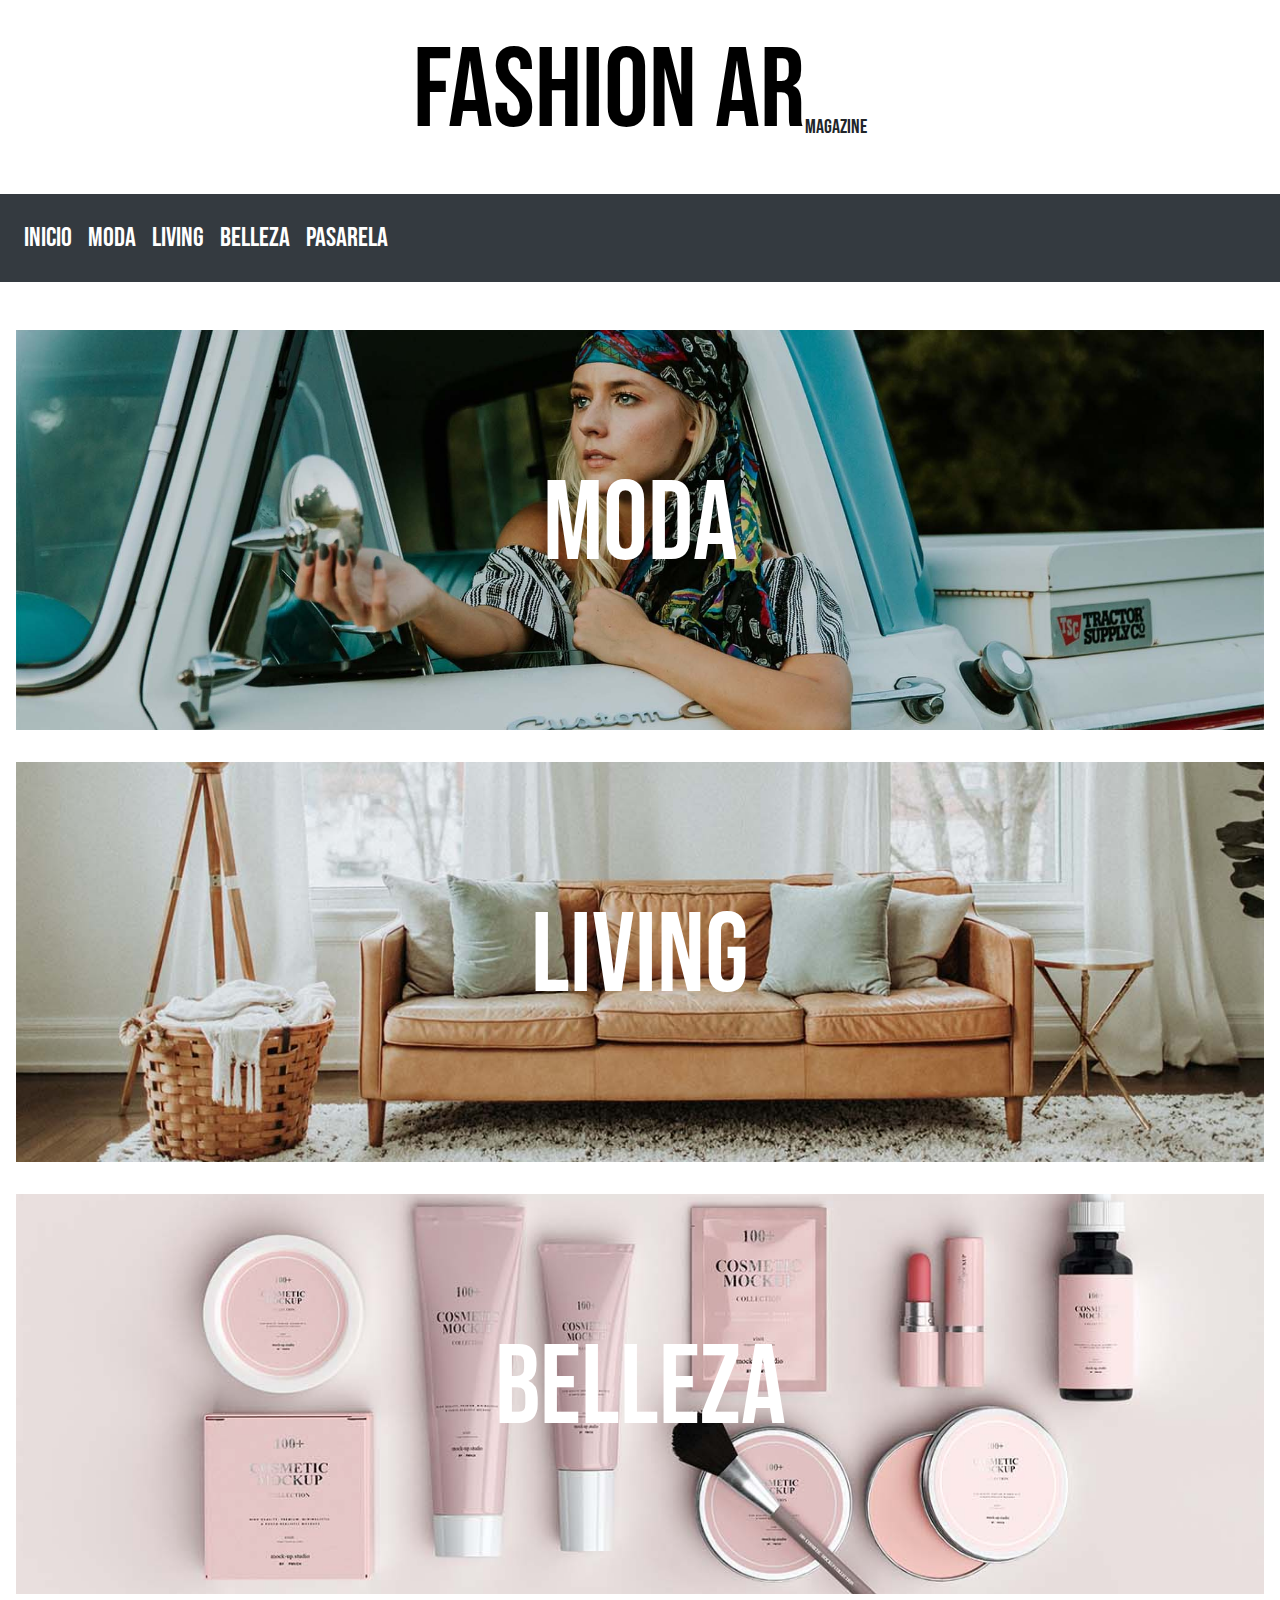
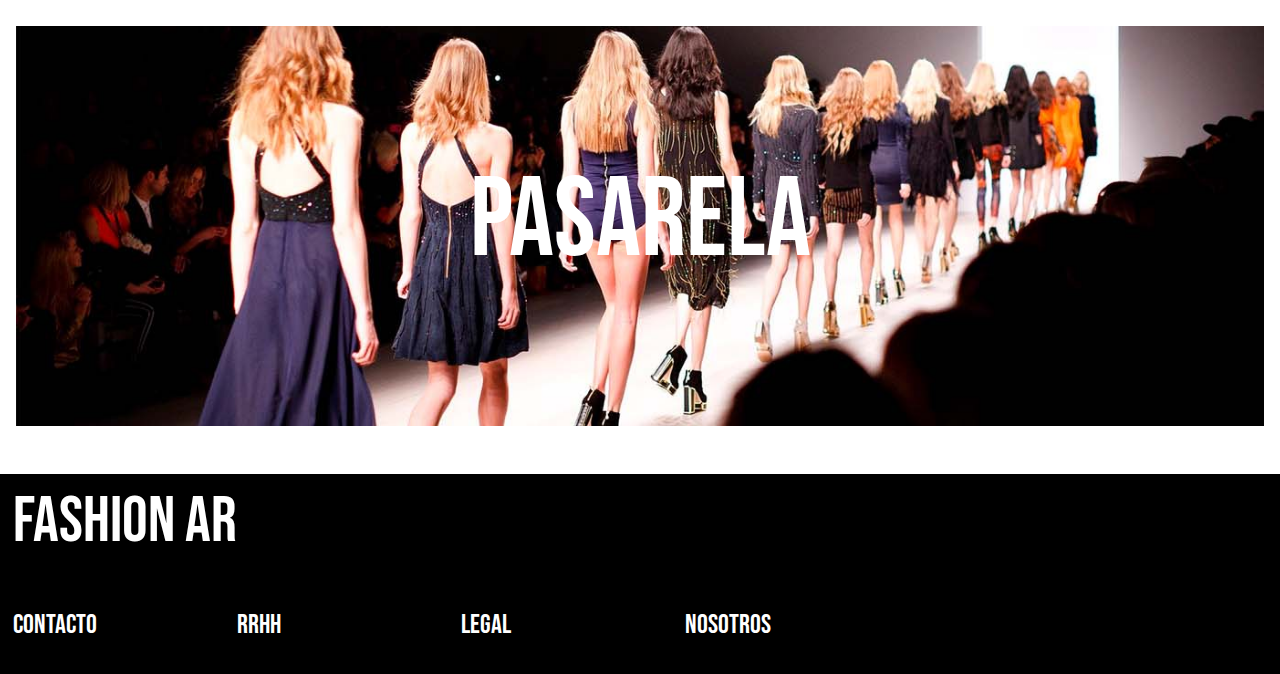
<file: index.html>
<!DOCTYPE html>
<html lang="en">
<head>
    <meta charset="UTF-8">
    <meta http-equiv="X-UA-Compatible" content="IE=edge">
    <meta name="viewport" content="width=device-width, initial-scale=1.0">
    <title>FASHION AR - MAGAZINE </title>
    <meta name="description" content="Tendencias de moda, Street Style, consigue el look de los famosos y mucho más en Fashion AR, una Revista de Moda y estilo de vida">
    <meta name="keywords" content="Moda, cine, famosos, información internacional, cine, música, gastronomía, cocina, pasarelas, belleza, niños, hombres, exclusivas, noticias, horóscopo, sociedad, novias, realeza">
    <link rel="stylesheet" href="stylesModa.css" />
    <link rel="preconnect" href="https://fonts.googleapis.com">
    <link rel="preconnect" href="https://fonts.gstatic.com" crossorigin>
    <link href="https://fonts.googleapis.com/css2?family=Bebas+Neue&display=swap" rel="stylesheet">  
</head>
<body>
    
    <header id="hm">
        <div class="contenedor1">

            <div class="text1">
                <a href="" style="text-decoration: none; text-transform: none;">
                    <h1>FASHION AR</h1>
                </a>
            </div>
            <div class="text2">
                <div>Magazine</div>
            </div>
        </div>
    </header>

   <main>

    <nav class="navbar navbar-expand-sm bg-dark navbar-dark pt-3 pb-3">
        <!-- Links -->
        <ul class="navbar-nav">
          <li class="nav-item">
            <a class="nav-link" href="index.html" style="color: white;"> INICIO</a>
          </li>
          <li class="nav-item">
            <a class="nav-link" href="moda.html" style="color: white;"> MODA </a>
          </li>
          <li class="nav-item">
            <a class="nav-link" href="living.html" style="color: white;  "> LIVING</a>
          </li>
          <li class="nav-item">
            <a class="nav-link" href="belleza.html" style="color: white;"> BELLEZA</a>
          </li>
          <li class="nav-item">
            <a class="nav-link" href="#" style="color: white;"> PASARELA</a>
          </li>

        </ul>
    </nav>

<section class="mainimg">

    <div class="mainimg1"><p><a href="moda.html">MODA</a></p></div>
    <div class="mainimg2"><p><a href="living.html">LIVING</a></p></div>
    <div class="mainimg3"><p><a href="belleza.html">BELLEZA</a></p></div>
    <div class="mainimg4"><p><a href="">PASARELA</a></p></div>

</section>

   </main>

   <footer>
    <section class="footer">
      <div class="contenedortxt1"> <a href="#hm" style="text-decoration: none; text-transform: none; ">FASHION AR</a>
      </div>
      <div class="listafooter">
        <ul>
          <li class="textfoot"><a href="" style="text-decoration: none; text-transform: none;">CONTACTO</a></li>
          <li class="textfoot"><a href="" style="text-decoration: none;">RRHH</a></li>
          <li class="textfoot"><a href="" style="text-decoration: none;">LEGAL</a></li>
          <li class="textfoot"><a href="" style="text-decoration: none;">NOSOTROS</a></li>
        </ul>
      </div>


    </section>

  </footer>


    <link rel="stylesheet" href="https://maxcdn.bootstrapcdn.com/bootstrap/4.5.2/css/bootstrap.min.css">
    <script src="https://ajax.googleapis.com/ajax/libs/jquery/3.5.1/jquery.min.js"></script>
    <script src="https://cdnjs.cloudflare.com/ajax/libs/popper.js/1.16.0/umd/popper.min.js"></script>
    <script src="https://maxcdn.bootstrapcdn.com/bootstrap/4.5.2/js/bootstrap.min.js"></script>

</body>
</html>
</file>
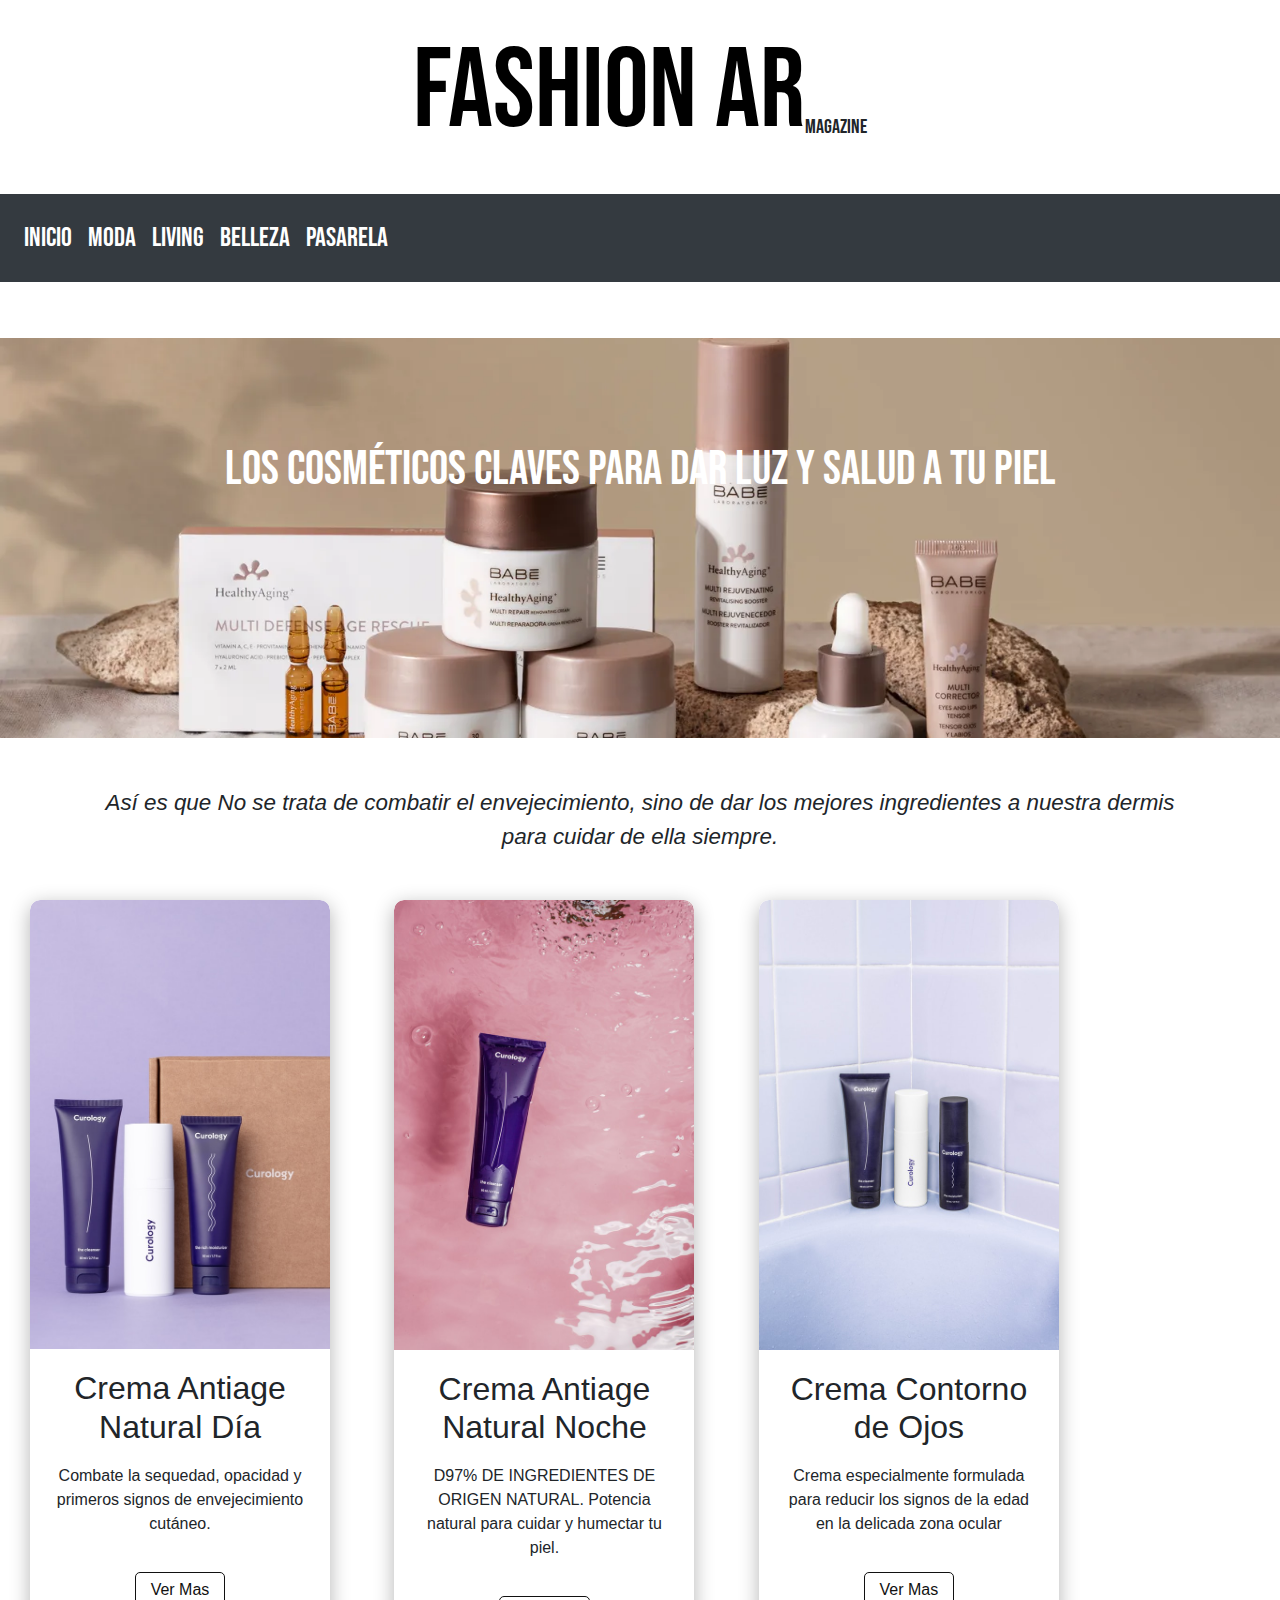
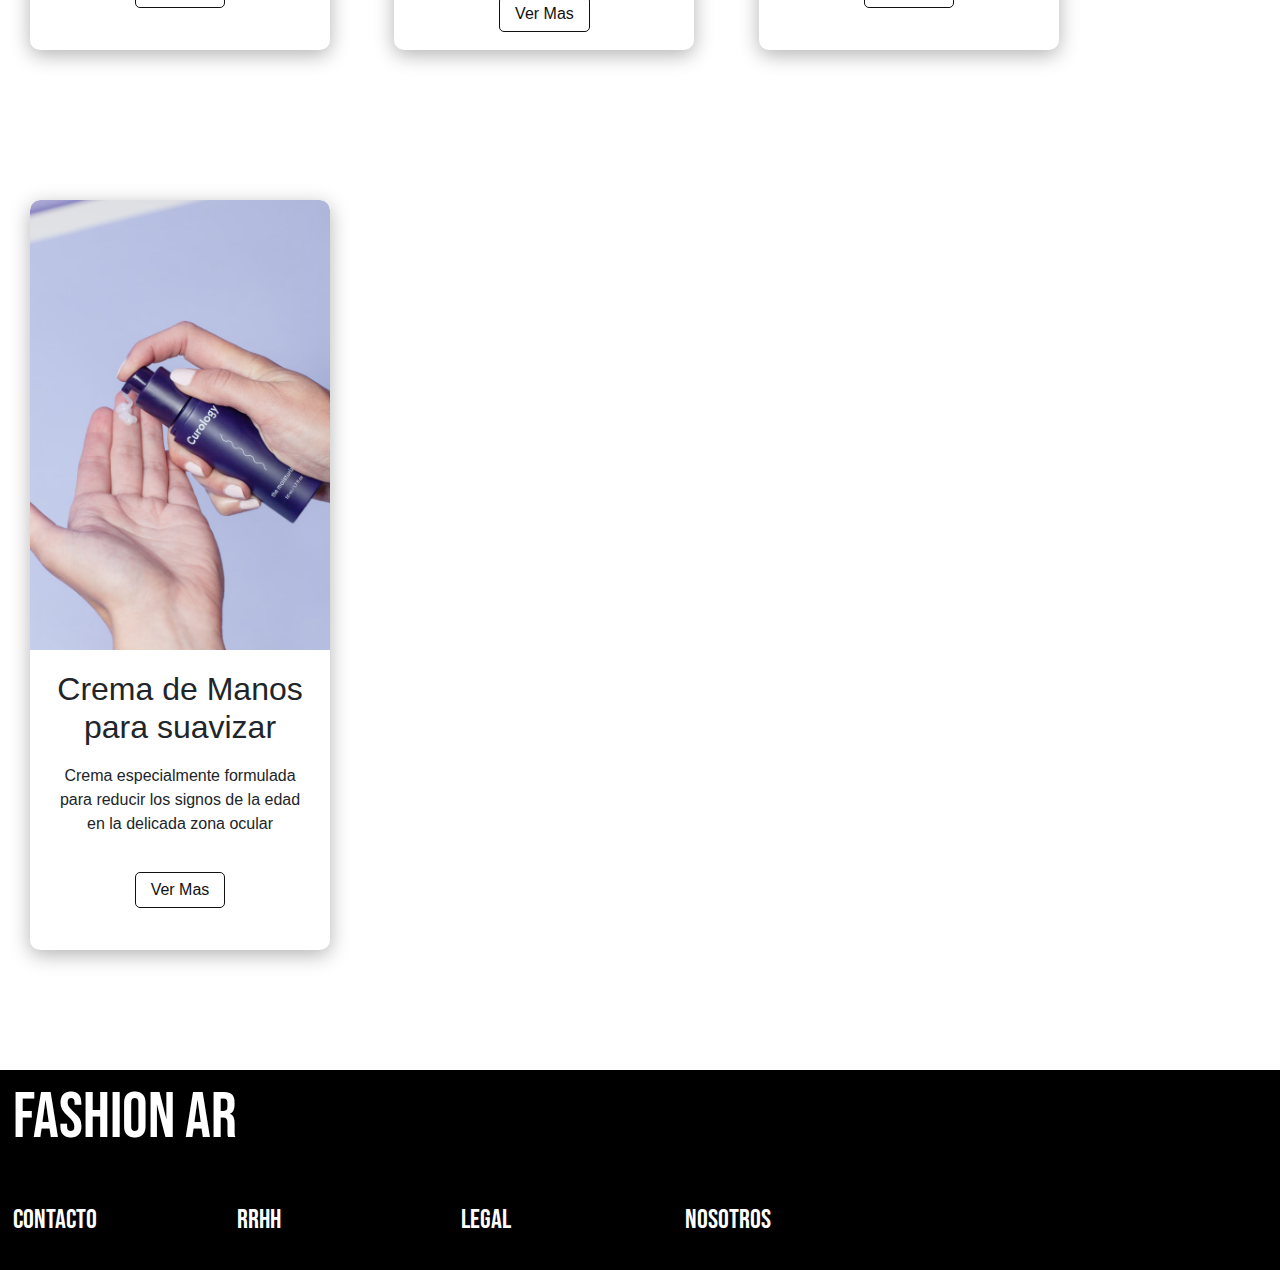
<file: belleza.html>
<!DOCTYPE html>
<html lang="en">

<head>
    <meta charset="UTF-8">
    <meta http-equiv="X-UA-Compatible" content="IE=edge">
    <meta name="viewport" content="width=device-width, initial-scale=1.0">
    <title>FASHION AR - BELLEZA Y MAS</title>
    <meta name="description"
        content="Tendencias de moda, Street Style, consigue el look de los famosos y mucho más en Fashion AR, una Revista de Moda y estilo de vida">
    <meta name="keywords"
        content="Moda, cine, famosos, información internacional, cine, música, gastronomía, cocina, pasarelas, belleza, niños, hombres, exclusivas, noticias, horóscopo, sociedad, novias, realeza">
    <link rel="stylesheet" href="stylesModa.css" />
    <link rel="preconnect" href="https://fonts.googleapis.com">
    <link rel="preconnect" href="https://fonts.gstatic.com" crossorigin>
    <link href="https://fonts.googleapis.com/css2?family=Bebas+Neue&display=swap" rel="stylesheet">

</head>

<body>

    <header id="hb">
        <div class="contenedor1">

            <div class="text1">
                <a href="index.html" style="text-decoration: none; text-transform: none;">
                    <h1>FASHION AR</h1>
                </a>
            </div>
            <div class="text2">
                <div>Magazine</div>
            </div>
        </div>
    </header>

    <main>

        <nav class="navbar navbar-expand-sm bg-dark navbar-dark pt-3 pb-3">
            <!-- Links -->
            <ul class="navbar-nav">
                <li class="nav-item">
                    <a class="nav-link" href="index.html" style="color: white;"> INICIO</a>
                  </li>
              <li class="nav-item">
                <a class="nav-link" href="moda.html" style="color: white;"> MODA </a>
              </li>
              <li class="nav-item">
                <a class="nav-link" href="living.html" style="color: white;  "> LIVING</a>
              </li>
              <li class="nav-item">
                <a class="nav-link" href="belleza.html" style="color: white;"> BELLEZA</a>
              </li>
              <li class="nav-item">
                <a class="nav-link" href="#" style="color: white;"> PASARELA</a>
              </li>
            </ul>
        </nav>

        <div class="belleimg"><p>Los cosméticos claves para dar luz y salud a tu piel</p></div>

        <div class="container pt-5 ">

            <p style="font-size: 1.4rem;font-family:DomaineDisplay,Georgia, sans-serif;font-style: italic; text-align: center;">Así es que
              No se trata de combatir el envejecimiento, sino de dar los mejores ingredientes a nuestra dermis para cuidar de ella siempre.</p>
          </div>

        <div class="containerBelleza">
            <div class="cardbell">
                <div class="imgBox"> 
                    <img src="img/curology-DGH1u80sZik-unsplash.jpg " alt=""></div>
                    
                    
                    <div class="contentBox">
                        <h2>Crema Antiage Natural Día</h2>
                        <P>Combate la sequedad, opacidad y primeros signos de envejecimiento cutáneo.
                          </P>
                        <a href="#">Ver Mas</a> 
                    </div>
                </div>
            
        </div>

        <div class="containerBelleza">
            <div class="cardbell">
                <div class="imgBox"> 
                    <img src="img/curology-7TlWZkpxCb0-unsplash.jpg" alt=""></div>
                    <div class="contentBox">
                        <h2>Crema Antiage Natural Noche</h2>
                        <P>D97% DE INGREDIENTES DE ORIGEN NATURAL. Potencia natural para cuidar y humectar tu piel. </P>
                        <a href="#">Ver Mas</a>
                    </div>
                </div>
            
        </div>
        <div class="containerBelleza">
            <div class="cardbell">
                <div class="imgBox"> 
                    <img src="img/curology-rkjhx46IZvU-unsplash.jpg" alt=""></div>
                    <div class="contentBox">
                        <h2>Crema Contorno de Ojos</h2>
                        <P>Crema especialmente formulada para reducir los signos de la edad en la delicada zona ocular </P>
                        <a href="#">Ver Mas</a>
                    </div>
                </div>
            
        </div>
        <div class="containerBelleza">
            <div class="cardbell">
                <div class="imgBox"> 
                    <img src="img/Copia de curology-VItxz6u036U-unsplash.jpg" alt=""></div>
                    <div class="contentBox">
                        <h2>Crema de Manos para suavizar</h2>
                        <P>Crema especialmente formulada para reducir los signos de la edad en la delicada zona ocular </P>
                        <a href="#">Ver Mas</a>
                    </div>
                </div>
            
        </div>

    </main>

    <footer>
        <section class="footer">
            <div class="contenedortxt1"> <a href="#hb" style="text-decoration: none; text-transform: none; ">FASHION AR</a>
            </div>
            <div class="listafooter">
              <ul>
                <li class="textfoot"><a href="" style="text-decoration: none; text-transform: none;">CONTACTO</a></li>
                <li class="textfoot"><a href="" style="text-decoration: none;">RRHH</a></li>
                <li class="textfoot"><a href="" style="text-decoration: none;">LEGAL</a></li>
                <li class="textfoot"><a href="" style="text-decoration: none;">NOSOTROS</a></li>
              </ul>
            </div>
      
      
          </section>


    </footer>
    <link rel="stylesheet" href="https://maxcdn.bootstrapcdn.com/bootstrap/4.5.2/css/bootstrap.min.css">

    <script src="https://ajax.googleapis.com/ajax/libs/jquery/3.5.1/jquery.min.js"></script>
    <script src="https://cdnjs.cloudflare.com/ajax/libs/popper.js/1.16.0/umd/popper.min.js"></script>
    <script src="https://maxcdn.bootstrapcdn.com/bootstrap/4.5.2/js/bootstrap.min.js"></script>

  
</body>

</html>
</file>
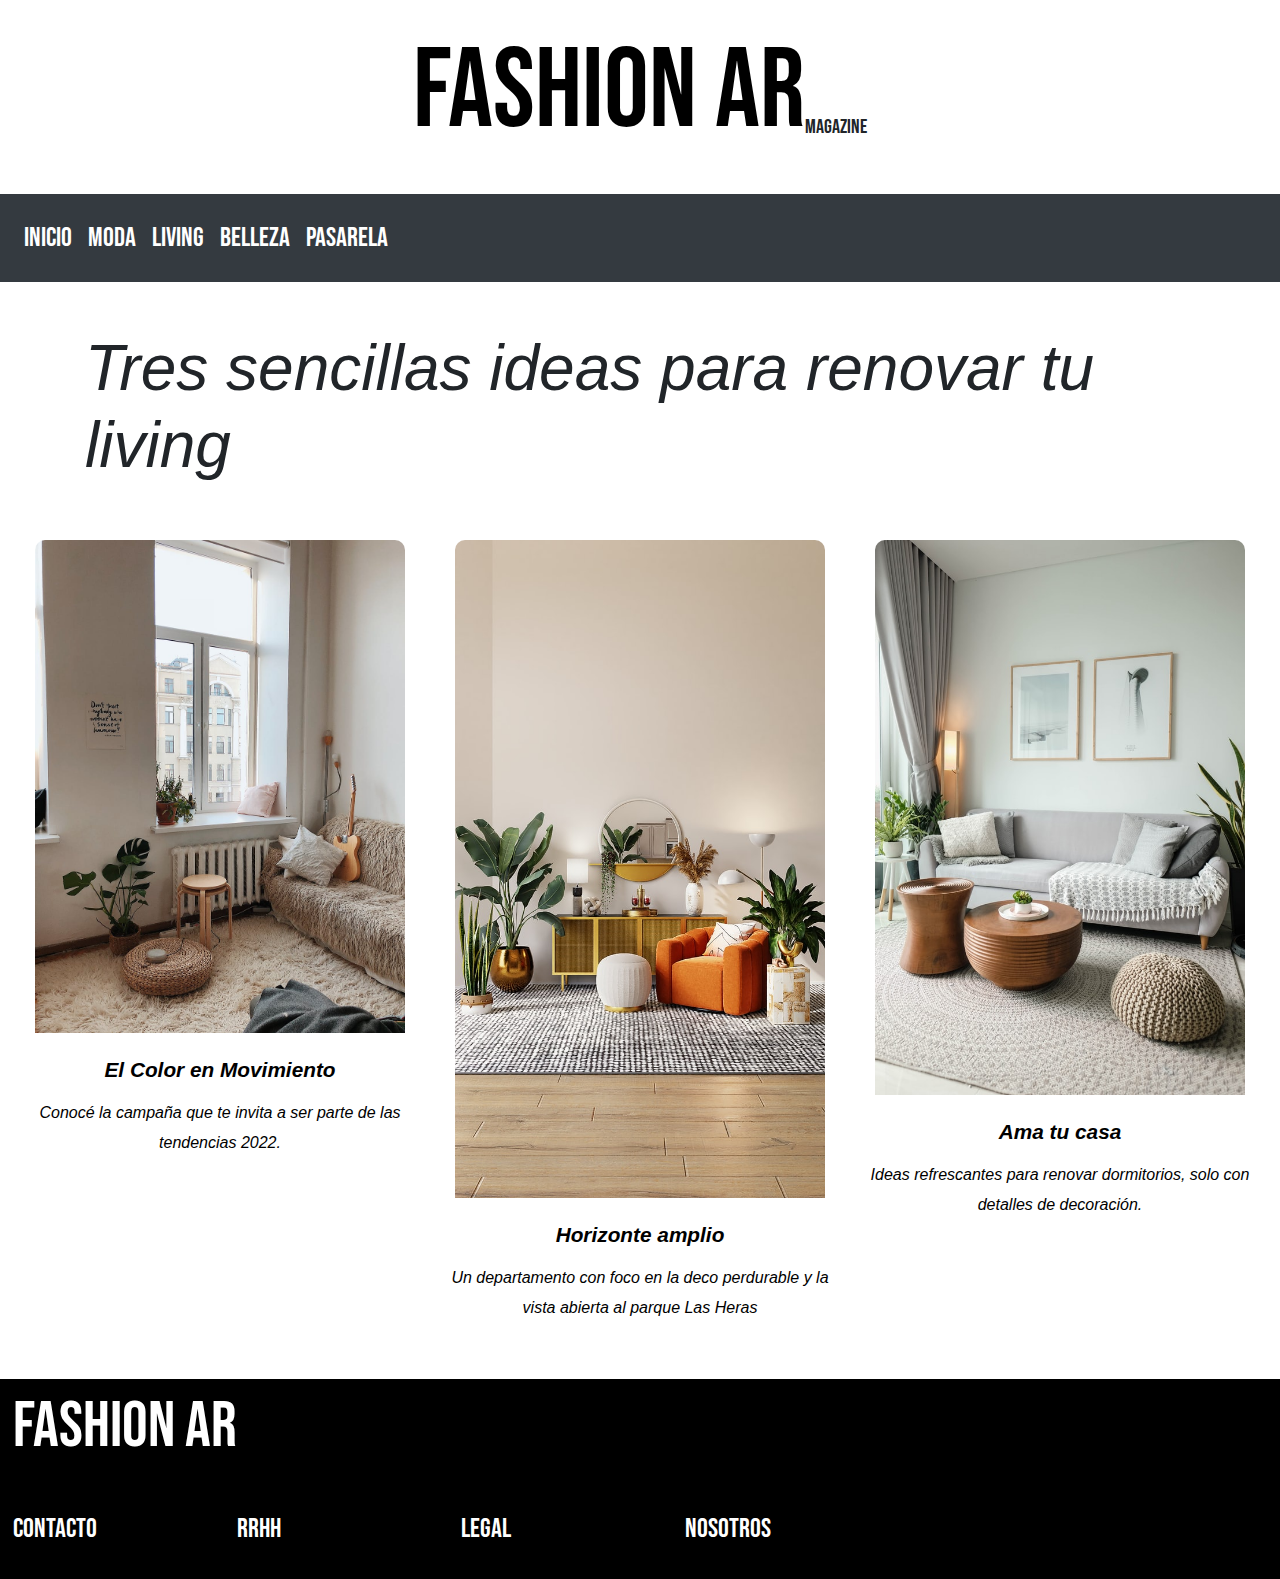
<file: living.html>
<!DOCTYPE html>
<html lang="en">

<head>
    <meta charset="UTF-8">
    <meta http-equiv="X-UA-Compatible" content="IE=edge">
    <meta name="viewport" content="width=device-width, initial-scale=1.0">
    <title>FASHION AR - LIVING Y TENDENCIAS</title> 
    <meta name="description" content="Vogue Living. No te pierdas nada de lo que ahora es tendencia. Series, películas, gastronomía y planes exclusivos para estar a la última">
    <meta name="keywords" content="Moda, cine, famosos, información internacional, cine, música, gastronomía, cocina, pasarelas, belleza, niños, hombres, exclusivas, noticias, horóscopo, sociedad, novias, realeza">
    <link rel="stylesheet" href="stylesModa.css" />
    <link rel="preconnect" href="https://fonts.googleapis.com">
    <link rel="preconnect" href="https://fonts.gstatic.com" crossorigin>
    <link href="https://fonts.googleapis.com/css2?family=Bebas+Neue&display=swap" rel="stylesheet">
</head>

<body>
    <header id="hl">
        <div class="contenedor1">

            <div class="text1">
                <a href="index.html" style="text-decoration: none; text-transform: none;">
                    <h1>FASHION AR</h1>
                </a>
            </div>
            <div class="text2">
                <div>Magazine</div>
            </div>
        </div>
    </header>

    <main>

        <nav class="navbar navbar-expand-sm bg-dark navbar-dark pt-3 pb-3">
            <!-- Links -->
            <ul class="navbar-nav">
                <li class="nav-item">
                    <a class="nav-link" href="index.html" style="color: white;"> INICIO </a>
                </li>
                <li class="nav-item">
                    <a class="nav-link" href="moda.html" style="color: white;"> MODA </a>
                </li>
                <li class="nav-item">
                    <a class="nav-link" href="living.html" style="color: white;  "> LIVING</a>
                </li>
                <li class="nav-item">
                    <a class="nav-link" href="belleza.html" style="color: white;"> BELLEZA</a>
                </li>
                <li class="nav-item">
                    <a class="nav-link" href="#" style="color: white;"> PASARELA</a>
                </li>
            </ul>

        </nav>

        <div class="container pt-5">
            <h3 style="font-size: 4rem;font-family:DomaineDisplay,Georgia, sans-serif;font-style: italic;" >Tres sencillas ideas para renovar tu living</h3>
                        
          </div>


 <div class="cards">
    <div class="cardliv card1">
        <div class="container">
            <img src="img/i.jpeg" >
        </div>
        <div class="details">
            <h3>El Color en Movimiento</h3>
            <p>Conocé la campaña que te invita a ser parte de las tendencias 2022.</p>
        </div>
    </div>
    <div class="cardliv card2">
        <div class="container">
            <img src="img/spacejoy-IH7wPsjwomc-unsplash.jpg" alt="Living">
        </div>
        <div class="details">
            <h3>Horizonte amplio</h3>
            <p>Un departamento con foco en la deco perdurable y la vista abierta al parque Las Heras</p>
        </div>
    </div>
    <div class="cardliv card3">
        <div class="container">
            <img src="img/minh-pham-OtXADkUh3-I-unsplash-2.jpg" alt="Living">
        </div>
        <div class="details">
            <h3>Ama tu casa</h3>
            <p>Ideas refrescantes para renovar dormitorios, solo con detalles de decoración.</p>
        </div>
    </div>
</div>


    </main>

    <footer>
        <section class="footer">
          <div class="contenedortxt1"> <a href="#hl" style="text-decoration: none; text-transform: none; ">FASHION AR</a>
          </div>
          <div class="listafooter">
            <ul>
              <li class="textfoot"><a href="" style="text-decoration: none; text-transform: none;">CONTACTO</a></li>
              <li class="textfoot"><a href="" style="text-decoration: none;">RRHH</a></li>
              <li class="textfoot"><a href="" style="text-decoration: none;">LEGAL</a></li>
              <li class="textfoot"><a href="" style="text-decoration: none;">NOSOTROS</a></li>
            </ul>
          </div>
    
    
        </section>
    
      </footer>

    <link rel="stylesheet" href="https://maxcdn.bootstrapcdn.com/bootstrap/4.5.2/css/bootstrap.min.css">
    <script src="https://ajax.googleapis.com/ajax/libs/jquery/3.5.1/jquery.min.js"></script>
    <script src="https://cdnjs.cloudflare.com/ajax/libs/popper.js/1.16.0/umd/popper.min.js"></script>
    <script src="https://maxcdn.bootstrapcdn.com/bootstrap/4.5.2/js/bootstrap.min.js"></script>

   

</body>

</html>
</file>
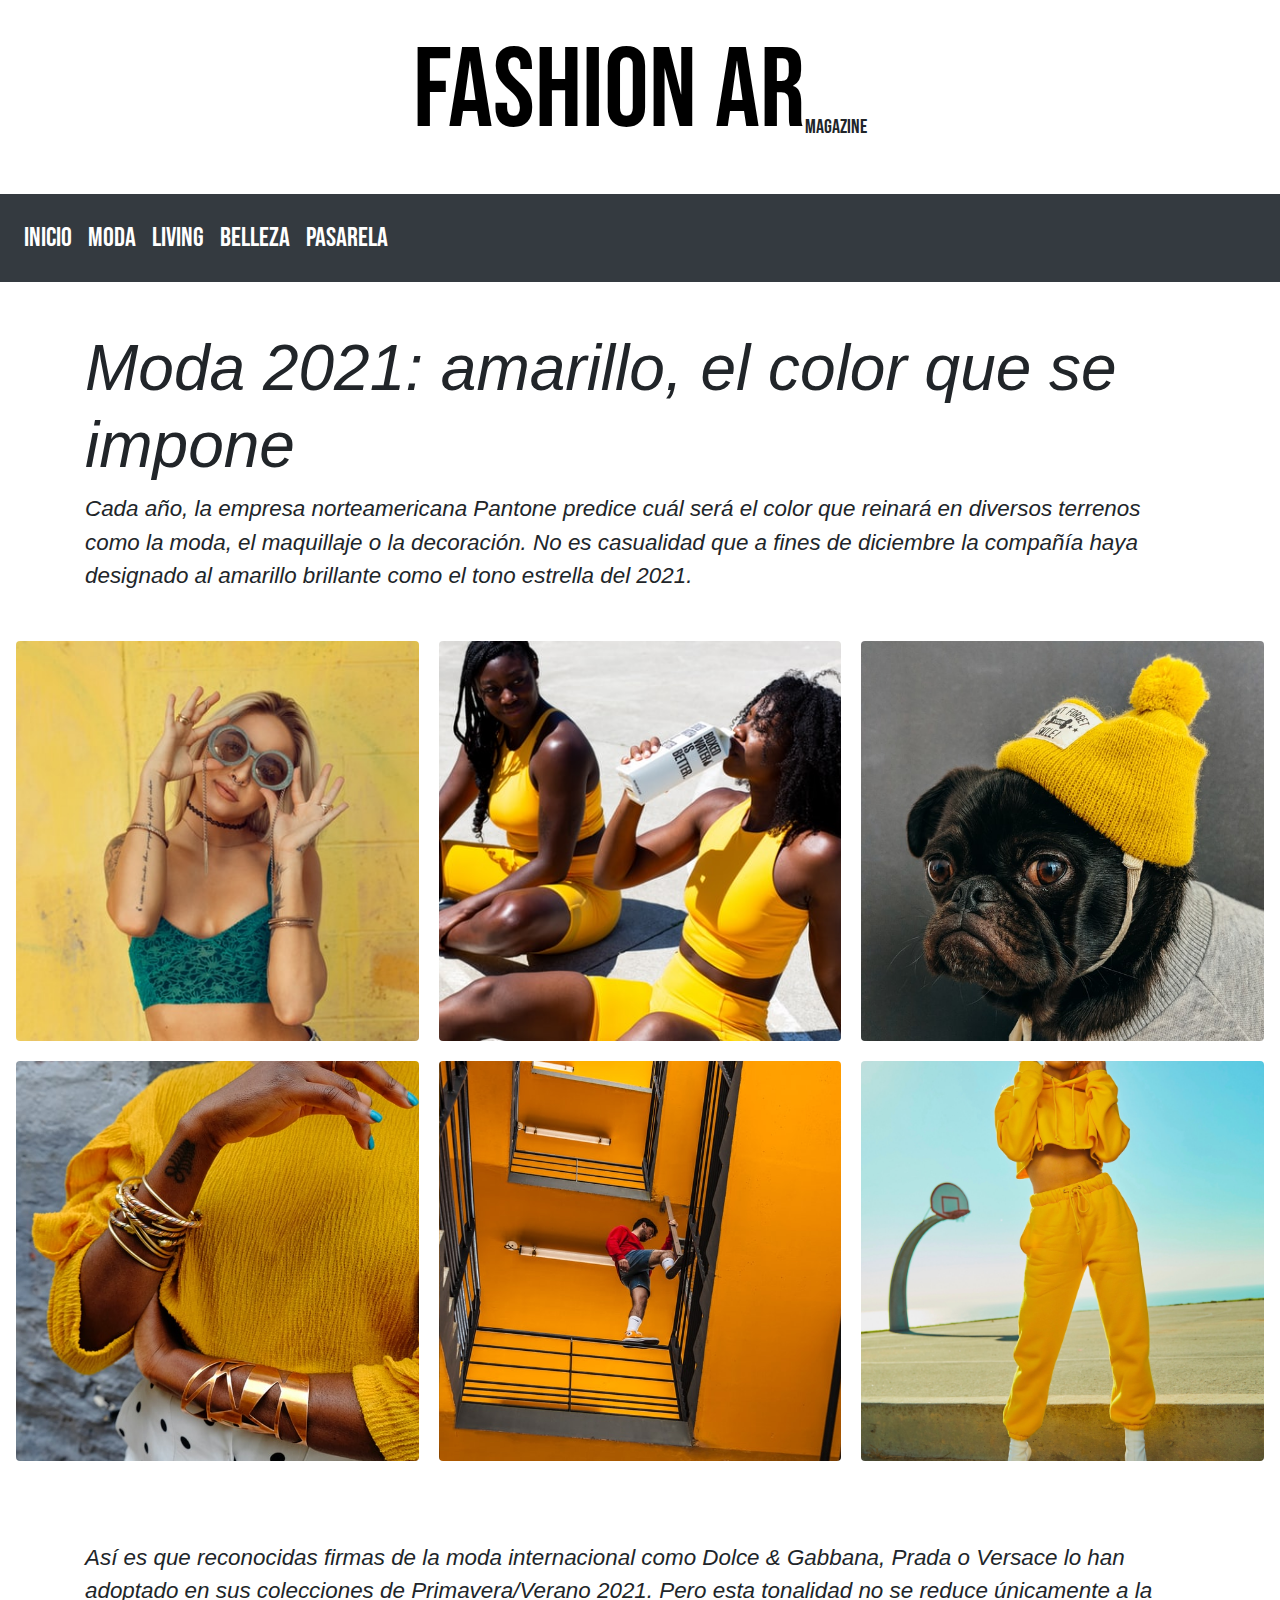
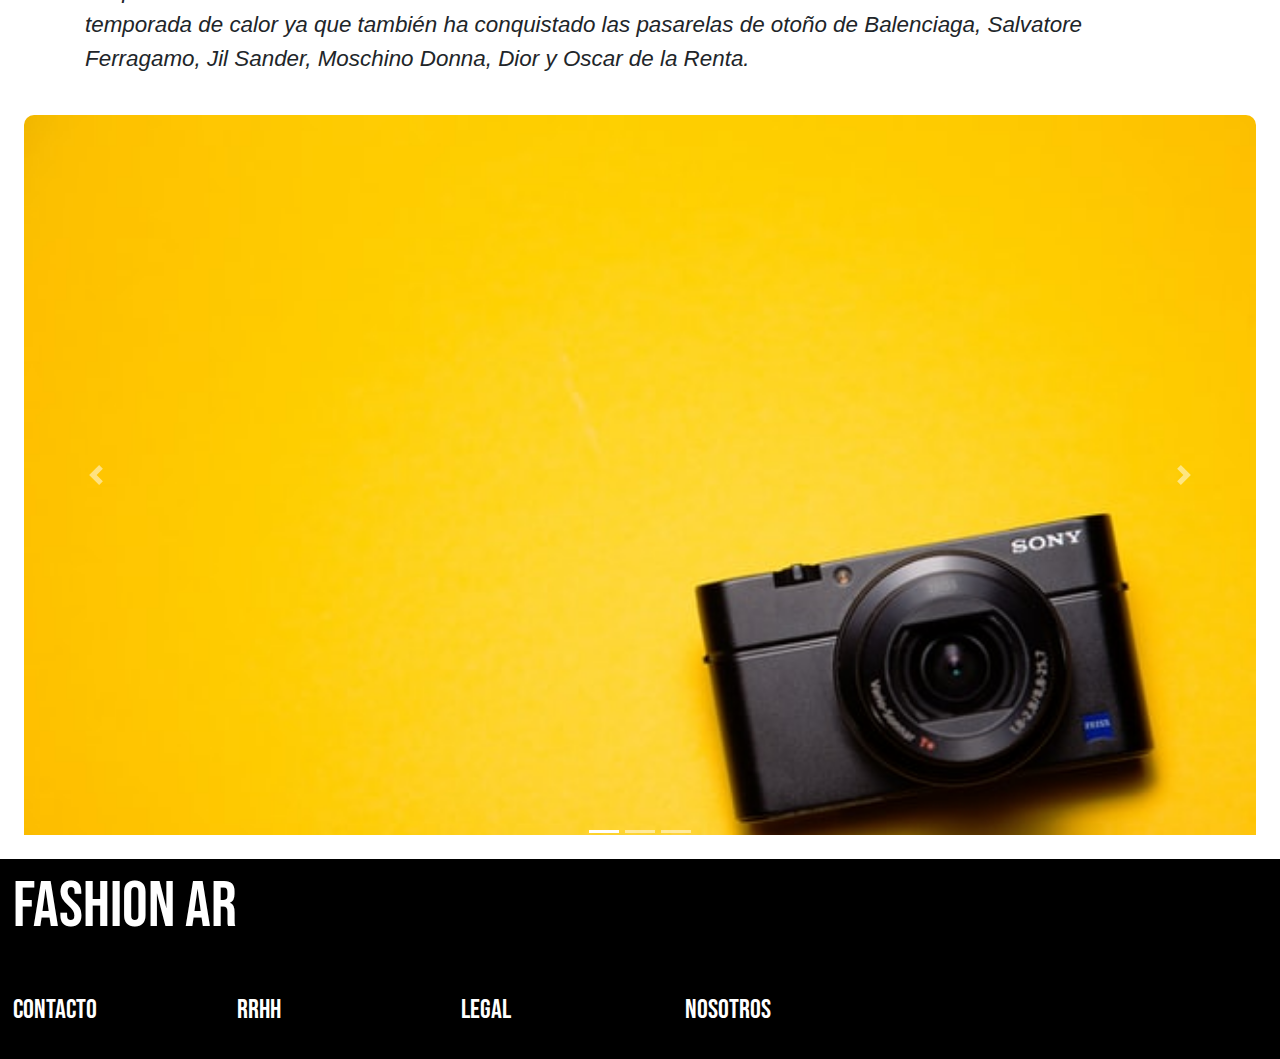
<file: moda.html>
<!DOCTYPE html>
<html lang="en">

<head>
  <meta charset="UTF-8" />
  <meta name="viewport" content="width=device-width, initial-scale=1.0" />
  <meta http-equiv="X-UA-Compatible" content="ie=edge" />
  <title>FASHION AR - MODA Y TENDENCIAS</title> 
  <meta name="description" content="Moda y belleza, todas las pasarelas internacionales, tendencias, diseñadores, modelos y fotógrafos de moda">
  <meta name="keywords" content="Moda, cine, famosos, información internacional, cine, música, gastronomía, cocina, pasarelas, belleza, niños, hombres, exclusivas, noticias, horóscopo, sociedad, novias, realeza">
  <link rel="stylesheet" href="stylesModa.css" />
  <link rel="preconnect" href="https://fonts.googleapis.com">
  <link rel="preconnect" href="https://fonts.gstatic.com" crossorigin>
  <link href="https://fonts.googleapis.com/css2?family=Bebas+Neue&display=swap" rel="stylesheet">

</head>

<body>

  <header id="ab">
    <div class="contenedor1">

      <div class="text1">
        <a href="index.html" style="text-decoration: none; text-transform: none;">
          <h1>FASHION AR</h1>
        </a>
      </div>
      <div class="text2">
        <div>Magazine</div>
      </div>
    </div>

  </header>

  <main>


    <nav class="navbar navbar-expand-sm bg-dark navbar-dark pt-3 pb-3">
      <!-- Links -->
      <ul class="navbar-nav">
        <li class="nav-item">
          <a class="nav-link" href="index.html" style="color: white;"> INICIO</a>
        </li>
        <li class="nav-item">
          <a class="nav-link" href="moda.html" style="color: white;"> MODA </a>
        </li>
        <li class="nav-item">
          <a class="nav-link" href="living.html" style="color: white;  "> LIVING</a>
        </li>
        <li class="nav-item">
          <a class="nav-link" href="belleza.html" style="color: white;"> BELLEZA</a>
        </li>
        
        <li class="nav-item">
          <a class="nav-link" href="#" style="color: white;"> PASARELA</a>
        </li>
      </ul>

    </nav>

    <div class="container pt-5">
      <h3 style="font-size: 4rem;font-family:DomaineDisplay,Georgia, sans-serif;font-style: italic;">Moda 2021:
        amarillo, el color que se impone</h3>
      <p style="font-size: 1.4rem;font-family:DomaineDisplay,Georgia, sans-serif;font-style: italic;">Cada año, la
        empresa norteamericana Pantone predice cuál será el color que reinará en diversos terrenos como la moda, el
        maquillaje o la decoración. No es casualidad que a fines de diciembre la compañía haya designado al amarillo
        brillante como el tono estrella del 2021.</p>

    </div>

    <section class="grid">
      <div class="card a1" style="border: 0px;"></div>
      <div class="card a2" style="border: 0px;"></div>
      <div class="card a3" style="border: 0px;"></div>
      <div class="card a4" style="border: 0px;"></div>
      <div class="card a5" style="border: 0px;"></div>
      <div class="card a6" style="border: 0px;"></div>


    </section>

    <div class="container pt-5 ">

      <p style="font-size: 1.4rem;font-family:DomaineDisplay,Georgia, sans-serif;font-style: italic;">Así es que
        reconocidas firmas de la moda internacional como Dolce & Gabbana, Prada o Versace lo han adoptado en sus
        colecciones de Primavera/Verano 2021. Pero esta tonalidad no se reduce únicamente a la temporada de calor ya que
        también ha conquistado las pasarelas de otoño de Balenciaga, Salvatore Ferragamo, Jil Sander, Moschino Donna,
        Dior y Oscar de la Renta.</p>
    </div>

    <div id="demo" class="carousel slide" data-ride="carousel"
      style="padding: 1.5rem;padding: bottom 30px;">

      <!-- Indicators -->
      <ul class="carousel-indicators">
        <li data-target="#demo" data-slide-to="0" class="active"></li>
        <li data-target="#demo" data-slide-to="1"></li>
        <li data-target="#demo" data-slide-to="2"></li>
      </ul>

      <!-- The slideshow -->
      <div class="carousel-inner">
        <div class="carousel-item active">
          <img src="img/c-d-x-5qT09yIbROk-unsplash-2.jpg" alt="camara" >
        </div>
        <div class="carousel-item">
          <img src="img/markus-spiske-BTKF6G-O8fU-unsplash.jpg" alt="sales" >
        </div>
        <div class="carousel-item">
          <img src="img/Amarillo1.jpg" alt="lentes" >
        </div>
      </div>

      <!-- Left and right controls -->
      <a class="carousel-control-prev" href="#demo" data-slide="prev">
        <span class="carousel-control-prev-icon"></span>
      </a>
      <a class="carousel-control-next" href="#demo" data-slide="next">
        <span class="carousel-control-next-icon"></span>
      </a>
    </div>

  </main>

  <footer>
    <section class="footer">
      <div class="contenedortxt1"> <a href="#ab" style="text-decoration: none; text-transform: none; ">FASHION AR</a>
      </div>
      <div class="listafooter">
        <ul>
          <li class="textfoot"><a href="" style="text-decoration: none; text-transform: none;">CONTACTO</a></li>
          <li class="textfoot"><a href="" style="text-decoration: none;">RRHH</a></li>
          <li class="textfoot"><a href="" style="text-decoration: none;">LEGAL</a></li>
          <li class="textfoot"><a href="" style="text-decoration: none;">NOSOTROS</a></li>
        </ul>
      </div>


    </section>

  </footer>



  <link rel="stylesheet" href="https://maxcdn.bootstrapcdn.com/bootstrap/4.5.2/css/bootstrap.min.css">
  <script src="https://ajax.googleapis.com/ajax/libs/jquery/3.5.1/jquery.min.js"></script>
  <script src="https://cdnjs.cloudflare.com/ajax/libs/popper.js/1.16.0/umd/popper.min.js"></script>
  <script src="https://maxcdn.bootstrapcdn.com/bootstrap/4.5.2/js/bootstrap.min.js"></script>
 

</body>

</html>
</file>
<file: stylesModa.css>
* {
  padding: 0;
  margin: 0;
  box-sizing: border-box;
}


@media only screen and (max-width: 414px) {

  header {
    font-size: 32%;
  }

  .nav {
    font-size: 85%;
  }

}

@media only screen and (max-width: 375px) {

  header {
    font-size: 32%;
  }

  .nav {
    font-size: 80%;
  }

}

@media only screen and (max-width: 320px) {

  header {
    font-size: 20%;
  }

  .nav {
    font-size: 30%;
  }

}

@media only screen and (max-width: 870px) {

  header {
    font-size: 39%;
  }

  .nav {
    font-size: 80%;
  }


}

/* Codigo para el nuevo NAVBAR*/

.nav-link {
  font-size: 125%;
  font-family: 'Bebas Neue', cursive;
  font-size: 170%;
  transition: transform 0.5s ease;

}

/*esta parte no funciona */

@media (min-width: 1200px) {

  .living {
    flex-direction: column;
  }

  .contliv7 {
    font-size: 30%;
  }

}


header {
  background-color: rgb(255, 255, 255);
  display: flex;
  justify-content: space-between;
  align-items: center;
}

.contenedor1 {
  display: flex;
  flex-direction: row;
  justify-content: center;
  padding-top: 2%;
  padding-bottom: 2%;
  width: 100%;
}

.text1 a h1 {
  display: flex;
  font-size: 700%;
  justify-content: flex-start;
  font-family: 'Bebas Neue', cursive;
  text-decoration: none;
}

.text1 a h1 {
  text-decoration: none;
  color: black;
}

.text2 {
  display: flex;
  align-items: flex-end;
  font-size: 125%;
  font-family: 'Bebas Neue', cursive;
  padding-bottom: 2%;
}

/* codigo para moda.html  */
body {

  margin: 0;
  padding: 0rem 0rem;
}

.grid {
  width: 100%;
  /*estaba en 80%*/
  margin: 0 auto;
  padding-top: 2rem;
  padding-bottom: 2rem;
  padding-left: 1rem;
  padding-right: 1rem;
}

.card {

  padding: 8rem 4rem;

  color: white;
  font-size: 1rem;
  text-align: center;
  height: 25rem;
}


.a1 {
  background-image: url(img/Amarillo1.jpg);
  background-size: cover;
  background-position: center;
  transition: transform 0.5s ease;
}

.a1:hover {
  transform: scale(1.05, 1.05);
}

.a2 {
  background-image: url(img/amarillo3.jpg);
  background-size: cover;
  background-position: center;
  transition: transform 0.5s ease;
}

.a2:hover:hover {
  transform: scale(1.05, 1.05);
}

.a3 {
  background-image: url(img/amarillo4.jpg);
  background-size: cover;
  background-position: center;
  transition: transform 0.5s ease;
}

.a3:hover:hover {
  transform: scale(1.05, 1.05);
}

.a6 {
  background-image: url(img/amarillo5.jpg);
  background-size: cover;
  background-position: center;
  transition: transform 0.5s ease;
}

.a6:hover:hover {
  transform: scale(1.05, 1.05);
}

.a4 {
  background-image: url(img/amarillo7.jpg);
  background-size: cover;
  background-position: center;
  transition: transform 0.5s ease;
}

.a4:hover:hover {
  transform: scale(1.05, 1.05);
}

.a5 {
  background-image: url(img/yello2.jpg);
  background-size: cover;
  background-position: center;
  transition: transform 0.5s ease;
}

.a5:hover:hover {
  transform: scale(1.05, 1.05);
}

.grid {
  display: grid;
  grid-gap: 20px;
  grid-template-columns: repeat(auto-fill, minmax(min(100%, 25rem), 1fr));
}

 /* Make the image fully responsive */
 .carousel-inner  {

  width: 50%;
  height: 80vh;
  
}

/* codigo para belleza.html */

.belleimg {
  background-image: url(img/IMG_1949_2_ret.jpg.webp);
  background-position: center;
  background-size: cover;
  width: auto;
  height: 25rem;
  margin-top: 3.5rem;
  margin-bottom: 0rem;
}

.belleimg p {display: flex;
  font-size: 300%;
  justify-content: center;
  align-content: center;
  text-align: center;
  font-family: 'Bebas Neue', cursive;
  color: white;
  padding: 6rem;
  text-decoration: none;}

.containerBelleza {
  min-height: 100vh;
  display: flex;
  display: inline-block;
  justify-content:center;
  align-items: center;
  flex-wrap: wrap;
  
 /* margin-left: 3rem;*/

 padding-bottom: 5rem;
  
}

.containerBelleza .cardbell {
  position: relative;
  width: 300px;
  height: 750px;
  box-shadow: 0 5px 20px rgba(0, 0, 0, 0.3);
  margin: 30px;
  border-radius: 10px;
  overflow: hidden;
   

}

.containerBelleza .cardbell .imgBox img {

width: 100%;
height: 100%;
object-fit: cover;
}

.containerBelleza .cardbell .contentBox {
  bottom: 0;
  padding: 20px;
  text-align: center;

}
.containerBelleza .cardbell .contentBox p {
  text-align: center;
  padding: 10px 0 20px 0;

}
.containerBelleza .cardbell .contentBox a {
text-decoration: none;
display: inline-block;
color: #111;
border: 1px solid;
padding: 5px 15px;
border-radius: 5px;
transition: 0.3s;


}
.containerBelleza .cardbell .contentBox a:hover:hover {
  background-color: #007bff;
  color: white;
  border: 1px solid black;
}
/* cogido para living.html */

.cards {
  display: grid;
  grid-template-columns: repeat(auto-fit, minmax(400px, 1fr));
  padding: 20px;
  grid-gap: 20px;
  padding-top: 3rem;
}

.cardliv {
  background-color: #ffffff;
 
}

.container {
  position: relative;

}

img {
  width: 100%;
  display: block;
  border-radius: 10px 10px 0 0;
}

.details {
  padding: 20px 10px;
  text-align: center;
}

.details h3 {
  color: #000000;
  font-weight: 600;

  margin: 5px 0 15px 0;
  font-size: 1.3rem;
  font-family: DomaineDisplay, Georgia, sans-serif;
  font-style: italic;
  text-align: center;
  

}

.details p {
  color: #000000;
  line-height: 30px;
  font-weight: 400;
  font-size: 1rem;
  font-family: DomaineDisplay, Georgia, sans-serif;
  font-style: italic;
}

/* codigo para el index.html */
.mainimg {
  display: flex;
  flex-direction: column;
  background-color: rgb(255, 255, 255);
  width: 100%;
  height: 100%;
  padding-top: 3rem;
  padding-bottom: 3rem;
  padding-left: 1rem;
  padding-right: 1rem;
}

.mainimg1 {
  background-image: url(img/banermoda.jpg);
  background-position: center;
  background-size: cover;
  width: auto;
  height: 25em;
}

.mainimg1 p a {
  display: flex;
  font-size: 700%;
  justify-content: center;
  align-content: stretch;
  font-family: 'Bebas Neue', cursive;
  color: white;
  padding: 7rem;
  text-decoration: none;
}

.mainimg2 {
  margin-top: 2rem;
  background-image: url(img/banerliving2.jpg);
  background-position: center;
  background-size: cover;
  width: auto;
  height: 25em;
}

.mainimg2 p a {
  display: flex;
  font-size: 700%;
  justify-content: center;
  align-content: stretch;
  font-family: 'Bebas Neue', cursive;
  color: white;
  padding: 7rem;
  text-decoration: none;
}

.mainimg3 {
  margin-top: 2rem;
  background-image: url(img/publicadad2Bell.jpg);
  background-position: center;
  background-size: cover;
  width: auto;
  height: 25em;
}

.mainimg3 p a {
  display: flex;
  font-size: 700%;
  justify-content: center;
  align-content: stretch;
  font-family: 'Bebas Neue', cursive;
  color: white;
  padding: 7rem;
  text-decoration: none;
}

.mainimg4 {
  margin-top: 2rem;
  background-image: url(img/bannerdesfile.jpg);
  background-position: center;
  background-size: cover;
  width: auto;
  height: 25em;
}

.mainimg4 p a {
  display: flex;
  font-size: 700%;
  justify-content: center;
  align-content: stretch;
  font-family: 'Bebas Neue', cursive;
  color: white;
  padding: 7rem;
  text-decoration: none;
}

/* codigo footer */

footer {
  background-color: black;
  display: flex;
  height: 200px;

}

.footer {
  display: flex;
  flex-direction: column;
  width: 100%; 
  height: 100%;
  ;
}

.contenedortxt1 a {
  background-color: black;
  display: flex;
  font-family: 'Bebas Neue', cursive;
  display: flex;
  text-decoration: none;
  font-size: 400%;
  color: white;
  margin-left: 1%;

}

.listafooter {
  display: flex;
  background-color: rgb(0, 0, 0);
  height: 100%;
  align-items: flex-end;
  

}

.listafooter ul {
  display: flex;
  justify-content: space-between;
  width: 70%;
  padding-bottom: 1%;

 
}

.textfoot {
  display: flex;
  font-family: 'Bebas Neue', cursive;
  display: flex;
  color: white;
  align-items: flex-end;
  margin-left: 1.5%;
  font-size: 170%;
  width: 100%;
  ;
}

.textfoot a {
  display: flex;
  text-decoration: none;
  color: white;
  text-transform: none;
}
</file>
